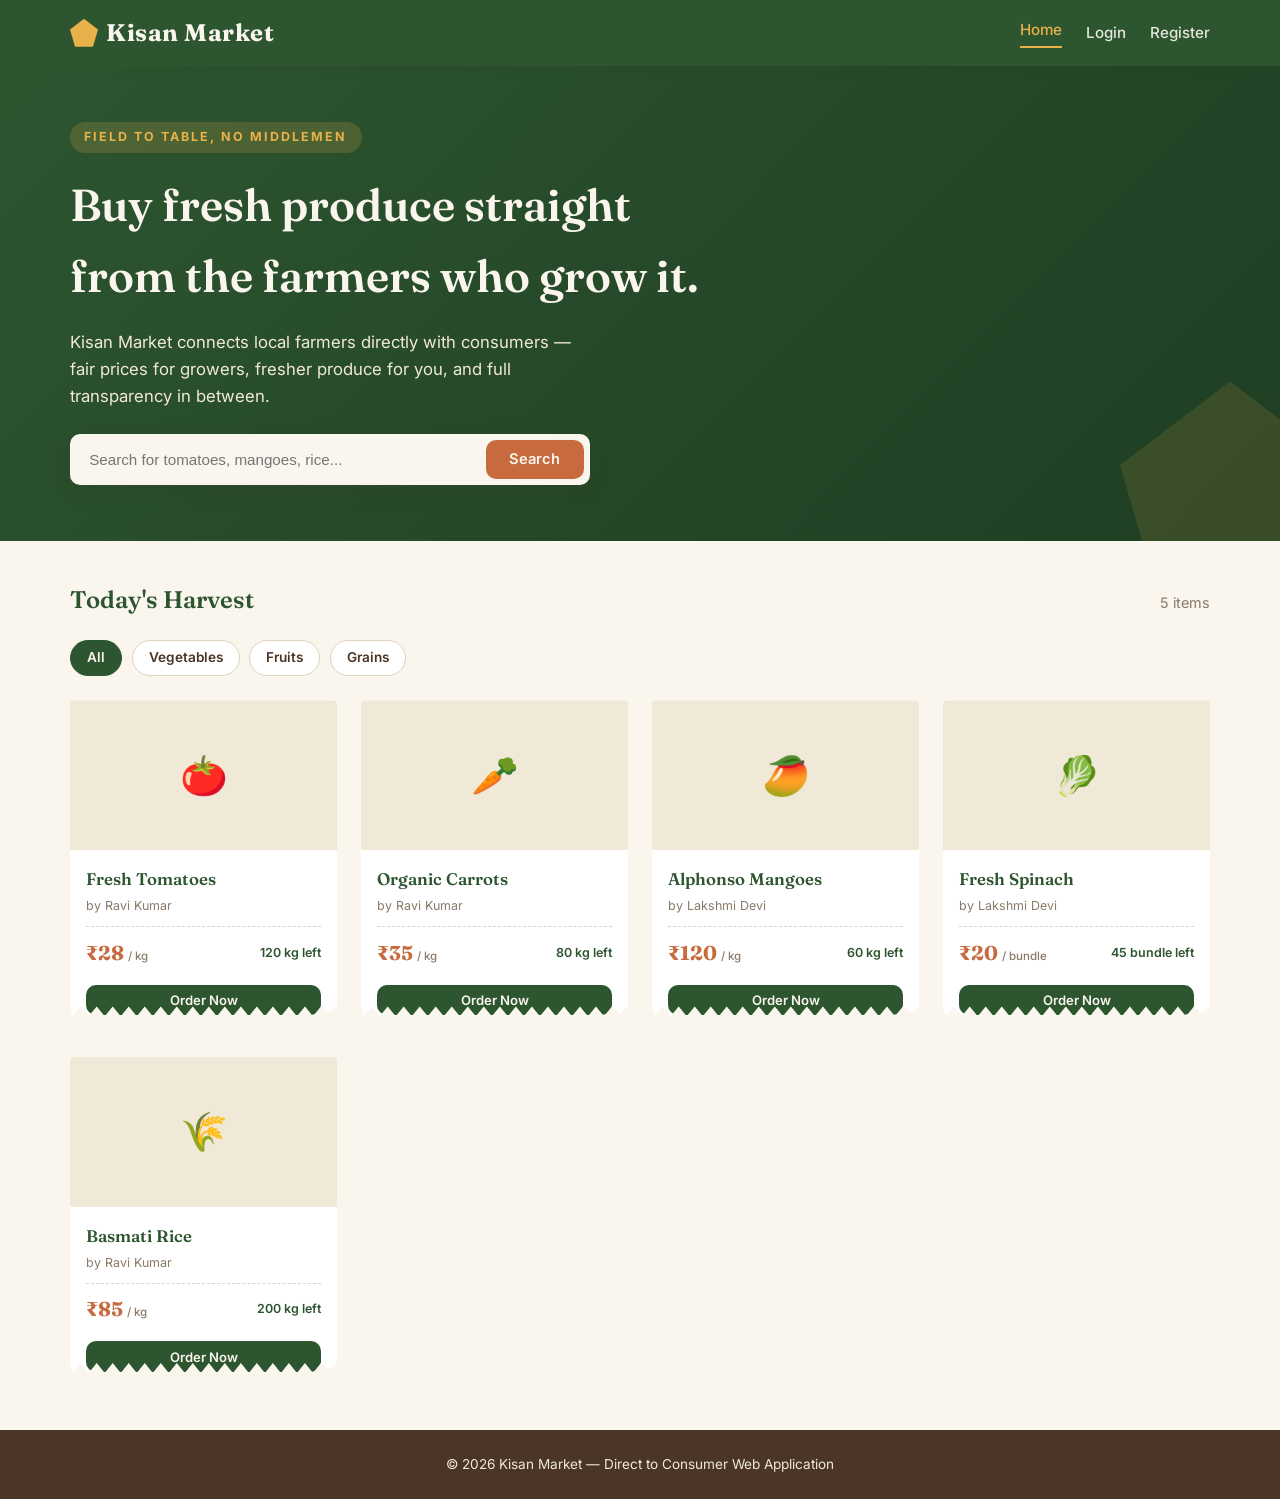
<file: kisan-market/index.html>
<!DOCTYPE html>
<html lang="en">
<head>
<meta charset="UTF-8">
<meta name="viewport" content="width=device-width, initial-scale=1.0">
<title>Kisan Market — Fresh From the Farmer</title>
<link rel="preconnect" href="https://fonts.googleapis.com">
<link href="https://fonts.googleapis.com/css2?family=Fraunces:wght@500;600;700&family=Inter:wght@400;500;600;700&display=swap" rel="stylesheet">
<link rel="stylesheet" href="css/style.css">
</head>
<body>

<nav class="navbar" id="navbar"></nav>

<section class="hero">
  <div class="container">
    <div class="hero-eyebrow">Field to Table, No Middlemen</div>
    <h1>Buy fresh produce straight from the farmers who grow it.</h1>
    <p>Kisan Market connects local farmers directly with consumers — fair prices for growers, fresher produce for you, and full transparency in between.</p>
    <div class="hero-search">
      <input type="text" id="searchInput" placeholder="Search for tomatoes, mangoes, rice...">
      <button class="btn btn-accent" onclick="filterProducts()">Search</button>
    </div>
  </div>
</section>

<div class="page-wrap">
  <div class="container">

    <div class="section-head">
      <h2>Today's Harvest</h2>
      <span class="count" id="resultCount"></span>
    </div>

    <div class="filter-bar" id="filterBar">
      <div class="chip active" data-cat="All" onclick="setCategory('All')">All</div>
      <div class="chip" data-cat="Vegetables" onclick="setCategory('Vegetables')">Vegetables</div>
      <div class="chip" data-cat="Fruits" onclick="setCategory('Fruits')">Fruits</div>
      <div class="chip" data-cat="Grains" onclick="setCategory('Grains')">Grains</div>
    </div>

    <div class="product-grid" id="productGrid"></div>

  </div>
</div>

<footer class="footer" id="footer"></footer>

<!-- Login required modal -->
<div class="modal-overlay" id="loginModal">
  <div class="modal-box">
    <button class="modal-close" onclick="closeModal()">&times;</button>
    <h3>Login Required</h3>
    <p class="text-muted">Please log in as a consumer to place an order from this product.</p>
    <div style="display:flex; gap:0.6rem; margin-top:1rem;">
      <a href="login.html" class="btn btn-primary">Go to Login</a>
      <a href="register.html" class="btn btn-outline">Register</a>
    </div>
  </div>
</div>

<script src="js/app.js"></script>
<script>
  let currentCategory = 'All';

  function setCategory(cat) {
    currentCategory = cat;
    document.querySelectorAll('.chip').forEach(c => c.classList.toggle('active', c.dataset.cat === cat));
    filterProducts();
  }

  function filterProducts() {
    const search = document.getElementById('searchInput').value;
    const filter = { status: 'active' };
    if (currentCategory !== 'All') filter.category = currentCategory;
    if (search) filter.search = search;
    renderProducts(KM.getProducts(filter));
  }

  function renderProducts(products) {
    const grid = document.getElementById('productGrid');
    document.getElementById('resultCount').textContent = `${products.length} item${products.length !== 1 ? 's' : ''}`;

    if (products.length === 0) {
      grid.innerHTML = `<div class="empty-state" style="grid-column: 1/-1;">
        <div class="icon">🌱</div>
        <h3>No produce found</h3>
        <p>Try a different search or category.</p>
      </div>`;
      return;
    }

    grid.innerHTML = products.map(p => `
      <div class="ticket">
        <div class="ticket-img">
          ${p.emoji}
          ${p.qty < 20 ? '<div class="stamp">Low Stock</div>' : ''}
        </div>
        <div class="ticket-body">
          <h3>${p.name}</h3>
          <div class="ticket-farmer">by ${p.farmerName}</div>
          <div class="ticket-price-row">
            <div class="ticket-price">&#8377;${p.price} <span>/ ${p.unit}</span></div>
            <div class="ticket-qty">${p.qty} ${p.unit} left</div>
          </div>
        </div>
        <div class="ticket-actions">
          <button class="btn btn-primary btn-sm" onclick="handleOrder(${p.id})">Order Now</button>
        </div>
      </div>
    `).join('');
  }

  function handleOrder(productId) {
    const user = KM.currentUser();
    if (!user || user.role !== 'consumer') {
      document.getElementById('loginModal').classList.add('open');
      return;
    }
    window.location.href = `consumer-dashboard.html?order=${productId}`;
  }

  function closeModal() {
    document.getElementById('loginModal').classList.remove('open');
  }

  document.getElementById('searchInput').addEventListener('input', filterProducts);

  KM.renderNavbar('home');
  KM.renderFooter();
  filterProducts();
</script>

</body>
</html>
</file>
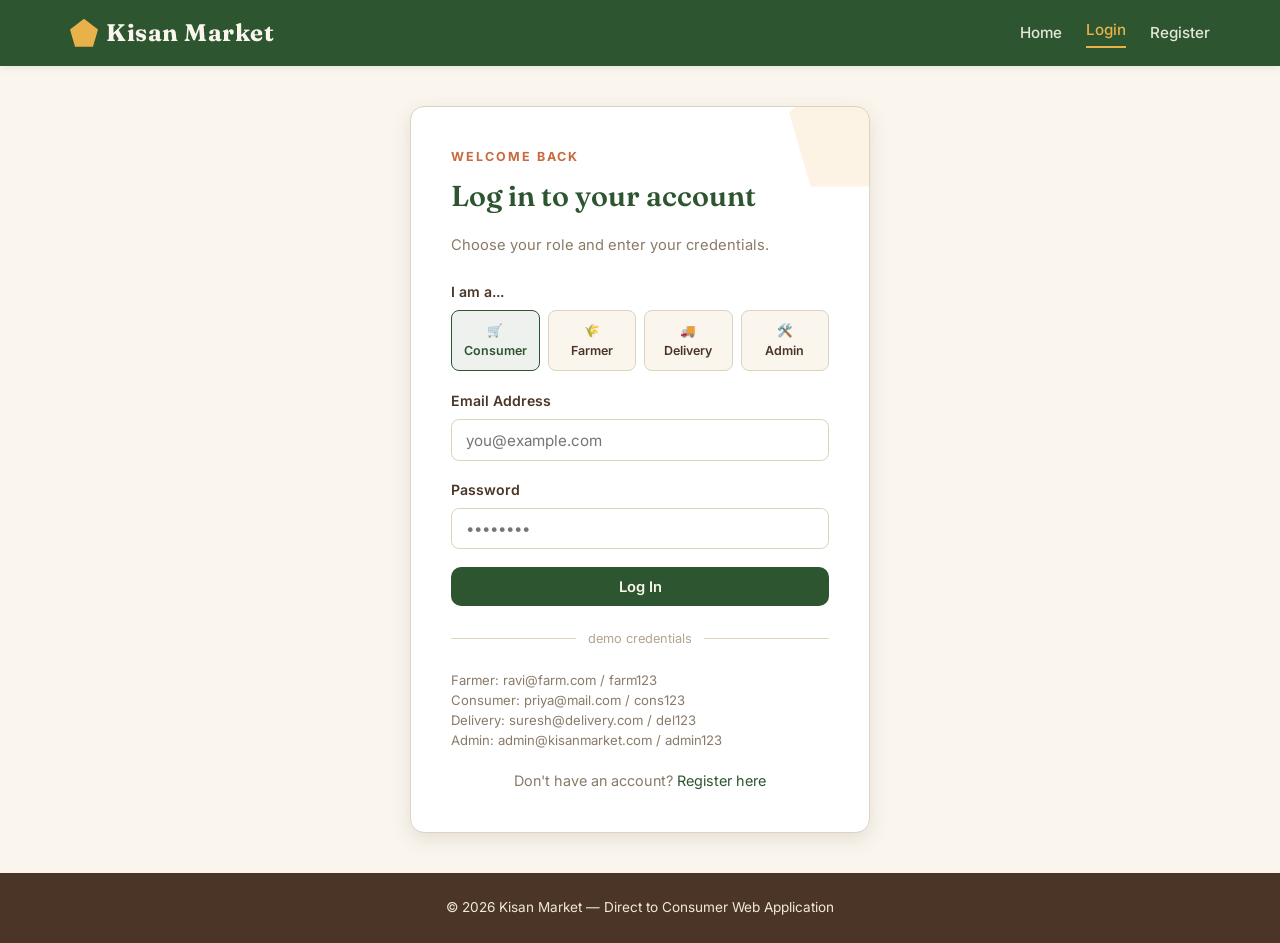
<file: kisan-market/admin-dashboard.html>
<!DOCTYPE html>
<html lang="en">
<head>
<meta charset="UTF-8">
<meta name="viewport" content="width=device-width, initial-scale=1.0">
<title>Admin Dashboard — Kisan Market</title>
<link rel="preconnect" href="https://fonts.googleapis.com">
<link href="https://fonts.googleapis.com/css2?family=Fraunces:wght@500;600;700&family=Inter:wght@400;500;600;700&display=swap" rel="stylesheet">
<link rel="stylesheet" href="css/style.css">
</head>
<body>

<nav class="navbar" id="navbar"></nav>

<div class="page-wrap">
  <div class="container">

    <div class="dash-layout">

      <!-- Sidebar -->
      <aside class="sidebar">
        <div class="user-chip">
          <div class="avatar" id="avatarInitials"></div>
          <div>
            <strong id="userName"></strong>
            <small>Administrator</small>
          </div>
        </div>
        <ul class="sidebar-nav">
          <li><a href="#" class="active" data-tab="overview" onclick="showTab('overview')">📊 Overview</a></li>
          <li><a href="#" data-tab="users" onclick="showTab('users')">👥 Manage Users</a></li>
          <li><a href="#" data-tab="products" onclick="showTab('products')">🌾 Manage Products</a></li>
          <li><a href="#" data-tab="orders" onclick="showTab('orders')">📦 All Orders</a></li>
          <li class="divider"></li>
          <li><a href="index.html">🏠 Marketplace Home</a></li>
          <li><a href="#" onclick="KM.logout(); window.location.href='index.html'; return false;">🚪 Logout</a></li>
        </ul>
      </aside>

      <!-- Main content -->
      <main>

        <!-- OVERVIEW TAB -->
        <div id="tab-overview">
          <div class="section-head"><h2>System Overview</h2></div>
          <div class="stat-grid">
            <div class="stat-tile green">
              <div class="num" id="statFarmers">0</div>
              <div class="label">Farmers</div>
            </div>
            <div class="stat-tile">
              <div class="num" id="statConsumers">0</div>
              <div class="label">Consumers</div>
            </div>
            <div class="stat-tile clay">
              <div class="num" id="statAgents">0</div>
              <div class="label">Delivery Agents</div>
            </div>
            <div class="stat-tile green">
              <div class="num" id="statProducts">0</div>
              <div class="label">Active Products</div>
            </div>
            <div class="stat-tile clay">
              <div class="num" id="statPending">0</div>
              <div class="label">Pending Approvals</div>
            </div>
            <div class="stat-tile">
              <div class="num" id="statOrders">0</div>
              <div class="label">Total Orders</div>
            </div>
          </div>

          <div class="section-head"><h2>Products Awaiting Approval</h2></div>
          <div class="table-wrap">
            <table class="data-table">
              <thead>
                <tr><th>Product</th><th>Farmer</th><th>Category</th><th>Price</th><th>Actions</th></tr>
              </thead>
              <tbody id="pendingTableBody"></tbody>
            </table>
          </div>
        </div>

        <!-- USERS TAB -->
        <div id="tab-users" style="display:none;">
          <div class="section-head">
            <h2>Manage Users</h2>
          </div>
          <div class="filter-bar">
            <div class="chip active" data-role="All" onclick="setUserFilter('All')">All</div>
            <div class="chip" data-role="farmer" onclick="setUserFilter('farmer')">Farmers</div>
            <div class="chip" data-role="consumer" onclick="setUserFilter('consumer')">Consumers</div>
            <div class="chip" data-role="delivery" onclick="setUserFilter('delivery')">Delivery Agents</div>
          </div>
          <div class="table-wrap">
            <table class="data-table">
              <thead>
                <tr><th>Name</th><th>Email</th><th>Role</th><th>Status</th><th>Actions</th></tr>
              </thead>
              <tbody id="usersTableBody"></tbody>
            </table>
          </div>
        </div>

        <!-- PRODUCTS TAB -->
        <div id="tab-products" style="display:none;">
          <div class="section-head"><h2>Manage Products</h2></div>
          <div class="table-wrap">
            <table class="data-table">
              <thead>
                <tr><th>Product</th><th>Farmer</th><th>Category</th><th>Price</th><th>Qty</th><th>Status</th><th>Actions</th></tr>
              </thead>
              <tbody id="allProductsTableBody"></tbody>
            </table>
          </div>
        </div>

        <!-- ORDERS TAB -->
        <div id="tab-orders" style="display:none;">
          <div class="section-head"><h2>All Orders</h2></div>
          <div class="table-wrap">
            <table class="data-table">
              <thead>
                <tr><th>Order ID</th><th>Product</th><th>Qty</th><th>Total</th><th>Date</th><th>Status</th></tr>
              </thead>
              <tbody id="allOrdersTableBody"></tbody>
            </table>
          </div>
        </div>

      </main>
    </div>
  </div>
</div>

<footer class="footer" id="footer"></footer>

<script src="js/app.js"></script>
<script>
  const user = KM.requireRole(['admin']);
  let userFilter = 'All';

  function init() {
    document.getElementById('userName').textContent = user.name;
    document.getElementById('avatarInitials').textContent = KM.initials(user.name);
    renderAll();
  }

  function renderAll() {
    const users = KM.getUsers();
    const products = KM.getProducts();
    const orders = KM.getOrders();

    // Stats
    document.getElementById('statFarmers').textContent = users.filter(u => u.role === 'farmer').length;
    document.getElementById('statConsumers').textContent = users.filter(u => u.role === 'consumer').length;
    document.getElementById('statAgents').textContent = users.filter(u => u.role === 'delivery').length;
    document.getElementById('statProducts').textContent = products.filter(p => p.status === 'active').length;
    document.getElementById('statPending').textContent = products.filter(p => p.status === 'pending').length;
    document.getElementById('statOrders').textContent = orders.length;

    // Pending products
    const pending = products.filter(p => p.status === 'pending');
    document.getElementById('pendingTableBody').innerHTML = pending.map(p => `
      <tr>
        <td>${p.emoji} ${p.name}</td>
        <td>${p.farmerName}</td>
        <td>${p.category}</td>
        <td>₹${p.price} / ${p.unit}</td>
        <td>
          <button class="btn btn-primary btn-sm" onclick="approveProduct(${p.id})">Approve</button>
          <button class="btn btn-danger btn-sm" onclick="rejectProduct(${p.id})">Reject</button>
        </td>
      </tr>
    `).join('') || `<tr><td colspan="5" class="text-muted" style="text-align:center; padding:1.5rem;">No products awaiting approval.</td></tr>`;

    // Users table
    let filteredUsers = users.filter(u => u.role !== 'admin');
    if (userFilter !== 'All') filteredUsers = filteredUsers.filter(u => u.role === userFilter);
    document.getElementById('usersTableBody').innerHTML = filteredUsers.map(u => `
      <tr>
        <td><strong>${u.name}</strong></td>
        <td>${u.email}</td>
        <td>${u.role}</td>
        <td><span class="status-pill ${u.status === 'active' ? 'active' : 'removed'}">${u.status}</span></td>
        <td>
          ${u.status === 'active'
            ? `<button class="btn btn-danger btn-sm" onclick="toggleUserStatus(${u.id}, 'suspended')">Suspend</button>`
            : `<button class="btn btn-primary btn-sm" onclick="toggleUserStatus(${u.id}, 'active')">Reactivate</button>`
          }
        </td>
      </tr>
    `).join('') || `<tr><td colspan="5" class="text-muted" style="text-align:center; padding:1.5rem;">No users found.</td></tr>`;

    // All products table
    document.getElementById('allProductsTableBody').innerHTML = products.map(p => `
      <tr>
        <td>${p.emoji} ${p.name}</td>
        <td>${p.farmerName}</td>
        <td>${p.category}</td>
        <td>₹${p.price} / ${p.unit}</td>
        <td>${p.qty}</td>
        <td><span class="status-pill ${p.status}">${p.status}</span></td>
        <td>
          ${p.status !== 'removed'
            ? `<button class="btn btn-danger btn-sm" onclick="setProductStatus(${p.id}, 'removed')">Remove</button>`
            : `<button class="btn btn-primary btn-sm" onclick="setProductStatus(${p.id}, 'active')">Restore</button>`
          }
        </td>
      </tr>
    `).join('') || `<tr><td colspan="7" class="text-muted" style="text-align:center; padding:1.5rem;">No products found.</td></tr>`;

    // All orders
    document.getElementById('allOrdersTableBody').innerHTML = orders.map(o => `
      <tr>
        <td>#${o.id}</td>
        <td>${o.productName}</td>
        <td>${o.qty}</td>
        <td>₹${o.total}</td>
        <td>${o.date}</td>
        <td><span class="status-pill ${o.status}">${o.status}</span></td>
      </tr>
    `).join('') || `<tr><td colspan="6" class="text-muted" style="text-align:center; padding:1.5rem;">No orders yet.</td></tr>`;
  }

  function showTab(tab) {
    ['overview', 'users', 'products', 'orders'].forEach(t => {
      document.getElementById('tab-' + t).style.display = (t === tab) ? 'block' : 'none';
    });
    document.querySelectorAll('.sidebar-nav a[data-tab]').forEach(a => {
      a.classList.toggle('active', a.dataset.tab === tab);
    });
  }

  function setUserFilter(role) {
    userFilter = role;
    document.querySelectorAll('#tab-users .chip').forEach(c => c.classList.toggle('active', c.dataset.role === role));
    renderAll();
  }

  function approveProduct(id) { KM.updateProduct(id, { status: 'active' }); renderAll(); }
  function rejectProduct(id) {
    if (confirm('Reject and remove this product listing?')) {
      KM.deleteProduct(id);
      renderAll();
    }
  }
  function setProductStatus(id, status) { KM.updateProduct(id, { status }); renderAll(); }
  function toggleUserStatus(id, status) { KM.updateUserStatus(id, status); renderAll(); }

  KM.renderNavbar('dashboard');
  KM.renderFooter();
  init();
</script>

</body>
</html>
</file>
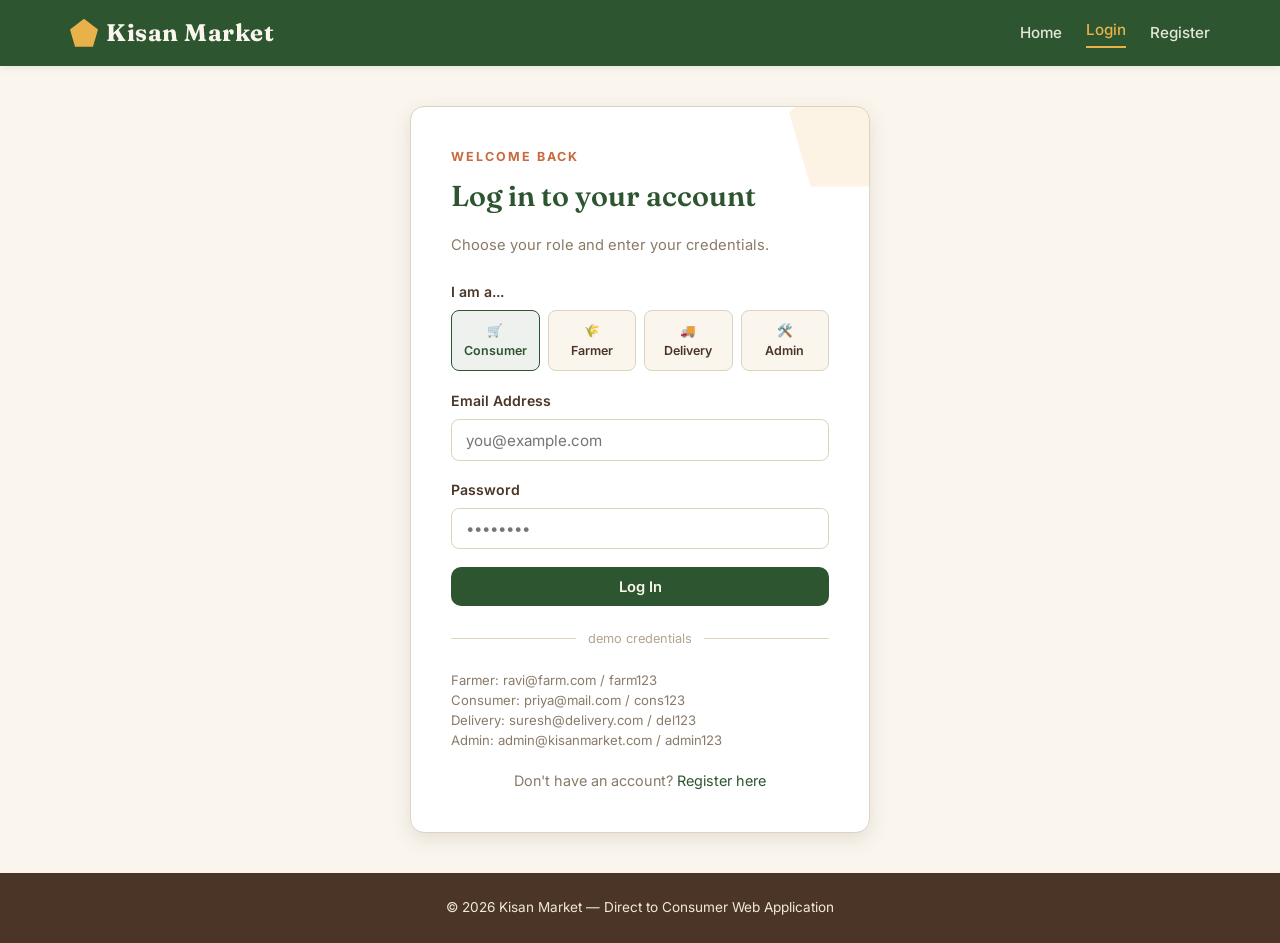
<file: kisan-market/consumer-dashboard.html>
<!DOCTYPE html>
<html lang="en">
<head>
<meta charset="UTF-8">
<meta name="viewport" content="width=device-width, initial-scale=1.0">
<title>Consumer Dashboard — Kisan Market</title>
<link rel="preconnect" href="https://fonts.googleapis.com">
<link href="https://fonts.googleapis.com/css2?family=Fraunces:wght@500;600;700&family=Inter:wght@400;500;600;700&display=swap" rel="stylesheet">
<link rel="stylesheet" href="css/style.css">
</head>
<body>

<nav class="navbar" id="navbar"></nav>

<div class="page-wrap">
  <div class="container">

    <div class="dash-layout">

      <!-- Sidebar -->
      <aside class="sidebar">
        <div class="user-chip">
          <div class="avatar" id="avatarInitials"></div>
          <div>
            <strong id="userName"></strong>
            <small>Consumer</small>
          </div>
        </div>
        <ul class="sidebar-nav">
          <li><a href="#" class="active" data-tab="browse" onclick="showTab('browse')">🛒 Browse Products</a></li>
          <li><a href="#" data-tab="orders" onclick="showTab('orders')">📦 My Orders</a></li>
          <li class="divider"></li>
          <li><a href="index.html">🏠 Marketplace Home</a></li>
          <li><a href="#" onclick="KM.logout(); window.location.href='index.html'; return false;">🚪 Logout</a></li>
        </ul>
      </aside>

      <!-- Main content -->
      <main>

        <!-- BROWSE TAB -->
        <div id="tab-browse">
          <div class="section-head">
            <h2>Welcome<span id="welcomeName"></span> 👋</h2>
            <span class="count" id="resultCount"></span>
          </div>

          <div class="filter-bar">
            <div class="chip active" data-cat="All" onclick="setCategory('All')">All</div>
            <div class="chip" data-cat="Vegetables" onclick="setCategory('Vegetables')">Vegetables</div>
            <div class="chip" data-cat="Fruits" onclick="setCategory('Fruits')">Fruits</div>
            <div class="chip" data-cat="Grains" onclick="setCategory('Grains')">Grains</div>
          </div>

          <div class="product-grid" id="productGrid"></div>
        </div>

        <!-- ORDERS TAB -->
        <div id="tab-orders" style="display:none;">
          <div class="section-head"><h2>My Orders</h2></div>
          <div class="table-wrap">
            <table class="data-table">
              <thead>
                <tr>
                  <th>Order ID</th>
                  <th>Product</th>
                  <th>Qty</th>
                  <th>Total</th>
                  <th>Date</th>
                  <th>Status</th>
                </tr>
              </thead>
              <tbody id="ordersTableBody"></tbody>
            </table>
          </div>
        </div>

      </main>
    </div>
  </div>
</div>

<footer class="footer" id="footer"></footer>

<!-- Order Modal -->
<div class="modal-overlay" id="orderModal">
  <div class="modal-box">
    <button class="modal-close" onclick="closeOrderModal()">&times;</button>
    <h3>Place Order</h3>
    <div id="orderProductInfo" class="mb-2"></div>
    <form id="orderForm">
      <input type="hidden" id="orderProductId">
      <div class="form-group">
        <label class="form-label" for="orderQty">Quantity</label>
        <input type="number" id="orderQty" class="form-control" min="1" value="1" required>
      </div>
      <div class="form-group">
        <strong>Total: <span id="orderTotal" style="color: var(--clay);">₹0</span></strong>
      </div>
      <button type="submit" class="btn btn-primary btn-block">Confirm Order</button>
    </form>
  </div>
</div>

<script src="js/app.js"></script>
<script>
  const user = KM.requireRole(['consumer']);
  let currentCategory = 'All';
  let selectedProduct = null;

  function init() {
    document.getElementById('userName').textContent = user.name;
    document.getElementById('welcomeName').textContent = ', ' + user.name.split(' ')[0];
    document.getElementById('avatarInitials').textContent = KM.initials(user.name);
    renderProducts();
    renderOrders();

    // Check if redirected with ?order=ID
    const params = new URLSearchParams(window.location.search);
    const orderId = params.get('order');
    if (orderId) openOrderModal(Number(orderId));
  }

  function setCategory(cat) {
    currentCategory = cat;
    document.querySelectorAll('.chip').forEach(c => c.classList.toggle('active', c.dataset.cat === cat));
    renderProducts();
  }

  function renderProducts() {
    const filter = { status: 'active' };
    if (currentCategory !== 'All') filter.category = currentCategory;
    const products = KM.getProducts(filter);

    document.getElementById('resultCount').textContent = `${products.length} item${products.length !== 1 ? 's' : ''}`;
    const grid = document.getElementById('productGrid');

    if (products.length === 0) {
      grid.innerHTML = `<div class="empty-state" style="grid-column:1/-1;"><div class="icon">🌱</div><p>No produce found in this category.</p></div>`;
      return;
    }

    grid.innerHTML = products.map(p => `
      <div class="ticket">
        <div class="ticket-img">
          ${p.emoji}
          ${p.qty < 20 ? '<div class="stamp">Low Stock</div>' : ''}
        </div>
        <div class="ticket-body">
          <h3>${p.name}</h3>
          <div class="ticket-farmer">by ${p.farmerName}</div>
          <div class="ticket-price-row">
            <div class="ticket-price">₹${p.price} <span>/ ${p.unit}</span></div>
            <div class="ticket-qty">${p.qty} ${p.unit} left</div>
          </div>
        </div>
        <div class="ticket-actions">
          <button class="btn btn-primary btn-sm" onclick="openOrderModal(${p.id})">Order Now</button>
        </div>
      </div>
    `).join('');
  }

  function renderOrders() {
    const orders = KM.getOrders({ consumerId: user.id });
    document.getElementById('ordersTableBody').innerHTML = orders.map(o => `
      <tr>
        <td>#${o.id}</td>
        <td>${o.productName}</td>
        <td>${o.qty}</td>
        <td>₹${o.total}</td>
        <td>${o.date}</td>
        <td><span class="status-pill ${o.status}">${o.status}</span></td>
      </tr>
    `).join('') || `<tr><td colspan="6" class="text-muted" style="text-align:center; padding:2rem;">You haven't placed any orders yet.</td></tr>`;
  }

  function showTab(tab) {
    ['browse', 'orders'].forEach(t => {
      document.getElementById('tab-' + t).style.display = (t === tab) ? 'block' : 'none';
    });
    document.querySelectorAll('.sidebar-nav a[data-tab]').forEach(a => {
      a.classList.toggle('active', a.dataset.tab === tab);
    });
  }

  function openOrderModal(productId) {
    selectedProduct = KM.getProducts().find(p => p.id === productId);
    if (!selectedProduct) return;

    document.getElementById('orderProductInfo').innerHTML = `
      <div style="display:flex; align-items:center; gap:0.8rem;">
        <div style="font-size:2rem;">${selectedProduct.emoji}</div>
        <div>
          <strong>${selectedProduct.name}</strong><br>
          <span class="text-muted">₹${selectedProduct.price} / ${selectedProduct.unit} &middot; ${selectedProduct.qty} ${selectedProduct.unit} available</span>
        </div>
      </div>
    `;
    document.getElementById('orderProductId').value = selectedProduct.id;
    document.getElementById('orderQty').value = 1;
    document.getElementById('orderQty').max = selectedProduct.qty;
    updateOrderTotal();
    document.getElementById('orderModal').classList.add('open');
  }

  function closeOrderModal() {
    document.getElementById('orderModal').classList.remove('open');
    // Clean up URL param
    window.history.replaceState({}, '', 'consumer-dashboard.html');
  }

  function updateOrderTotal() {
    const qty = Number(document.getElementById('orderQty').value) || 0;
    const total = selectedProduct ? selectedProduct.price * qty : 0;
    document.getElementById('orderTotal').textContent = '₹' + total;
  }

  document.getElementById('orderQty').addEventListener('input', updateOrderTotal);

  document.getElementById('orderForm').addEventListener('submit', function(e) {
    e.preventDefault();
    const qty = Number(document.getElementById('orderQty').value);
    const result = KM.placeOrder(selectedProduct.id, qty);

    if (result.success) {
      closeOrderModal();
      renderProducts();
      renderOrders();
      showTab('orders');
      alert('Order placed successfully!');
    } else {
      alert(result.message);
    }
  });

  KM.renderNavbar('dashboard');
  KM.renderFooter();
  init();
</script>

</body>
</html>
</file>
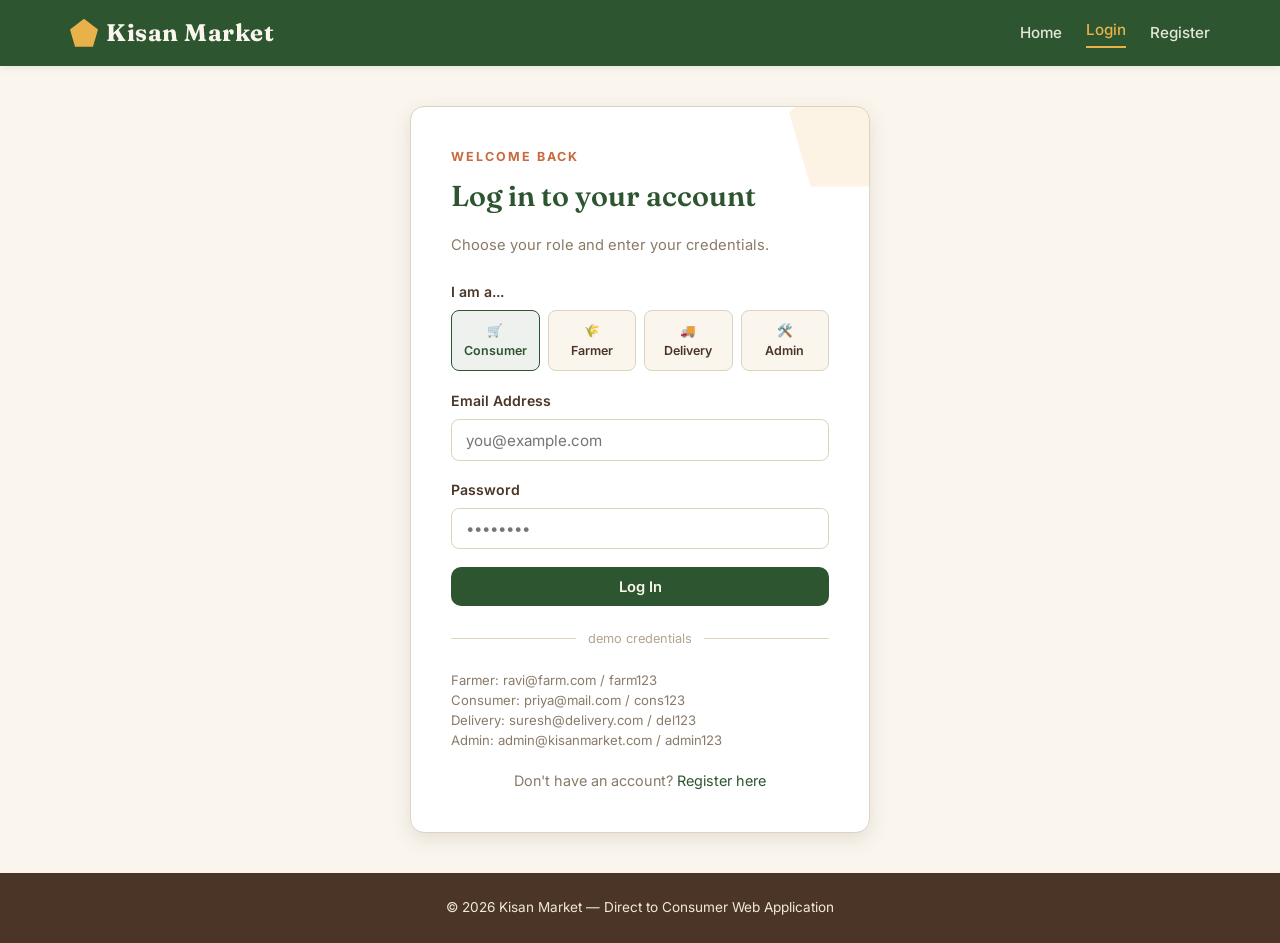
<file: kisan-market/delivery-dashboard.html>
<!DOCTYPE html>
<html lang="en">
<head>
<meta charset="UTF-8">
<meta name="viewport" content="width=device-width, initial-scale=1.0">
<title>Delivery Dashboard — Kisan Market</title>
<link rel="preconnect" href="https://fonts.googleapis.com">
<link href="https://fonts.googleapis.com/css2?family=Fraunces:wght@500;600;700&family=Inter:wght@400;500;600;700&display=swap" rel="stylesheet">
<link rel="stylesheet" href="css/style.css">
</head>
<body>

<nav class="navbar" id="navbar"></nav>

<div class="page-wrap">
  <div class="container">

    <div class="dash-layout">

      <!-- Sidebar -->
      <aside class="sidebar">
        <div class="user-chip">
          <div class="avatar" id="avatarInitials"></div>
          <div>
            <strong id="userName"></strong>
            <small>Delivery Agent</small>
          </div>
        </div>
        <ul class="sidebar-nav">
          <li><a href="#" class="active" data-tab="active" onclick="showTab('active')">🚚 Active Deliveries</a></li>
          <li><a href="#" data-tab="all" onclick="showTab('all')">📋 Available Orders</a></li>
          <li><a href="#" data-tab="history" onclick="showTab('history')">✅ Delivery History</a></li>
          <li class="divider"></li>
          <li><a href="index.html">🏠 Marketplace Home</a></li>
          <li><a href="#" onclick="KM.logout(); window.location.href='index.html'; return false;">🚪 Logout</a></li>
        </ul>
      </aside>

      <!-- Main content -->
      <main>

        <!-- ACTIVE TAB -->
        <div id="tab-active">
          <div class="section-head">
            <h2>Active Deliveries<span id="welcomeName"></span></h2>
          </div>
          <div class="stat-grid">
            <div class="stat-tile clay">
              <div class="num" id="statInTransit">0</div>
              <div class="label">In Transit</div>
            </div>
            <div class="stat-tile green">
              <div class="num" id="statDeliveredToday">0</div>
              <div class="label">Delivered (Total)</div>
            </div>
            <div class="stat-tile">
              <div class="num" id="statAvailable">0</div>
              <div class="label">Unassigned Orders</div>
            </div>
          </div>

          <div class="table-wrap">
            <table class="data-table">
              <thead>
                <tr><th>Order ID</th><th>Product</th><th>Qty</th><th>Date</th><th>Status</th><th>Action</th></tr>
              </thead>
              <tbody id="activeTableBody"></tbody>
            </table>
          </div>
        </div>

        <!-- AVAILABLE ORDERS TAB -->
        <div id="tab-all" style="display:none;">
          <div class="section-head"><h2>Available Orders (Unassigned)</h2></div>
          <div class="table-wrap">
            <table class="data-table">
              <thead>
                <tr><th>Order ID</th><th>Product</th><th>Qty</th><th>Total</th><th>Date</th><th>Action</th></tr>
              </thead>
              <tbody id="availableTableBody"></tbody>
            </table>
          </div>
        </div>

        <!-- HISTORY TAB -->
        <div id="tab-history" style="display:none;">
          <div class="section-head"><h2>Delivery History</h2></div>
          <div class="table-wrap">
            <table class="data-table">
              <thead>
                <tr><th>Order ID</th><th>Product</th><th>Qty</th><th>Date</th><th>Status</th></tr>
              </thead>
              <tbody id="historyTableBody"></tbody>
            </table>
          </div>
        </div>

      </main>
    </div>
  </div>
</div>

<footer class="footer" id="footer"></footer>

<script src="js/app.js"></script>
<script>
  const user = KM.requireRole(['delivery']);

  function init() {
    document.getElementById('userName').textContent = user.name;
    document.getElementById('welcomeName').textContent = ', ' + user.name.split(' ')[0];
    document.getElementById('avatarInitials').textContent = KM.initials(user.name);
    renderAll();
  }

  function renderAll() {
    const allOrders = KM.getOrders();
    const myOrders = allOrders.filter(o => o.agentId === user.id);
    const inTransit = myOrders.filter(o => o.status === 'transit');
    const delivered = myOrders.filter(o => o.status === 'delivered');
    const available = allOrders.filter(o => !o.agentId && o.status === 'pending');

    document.getElementById('statInTransit').textContent = inTransit.length;
    document.getElementById('statDeliveredToday').textContent = delivered.length;
    document.getElementById('statAvailable').textContent = available.length;

    // Active deliveries (in transit)
    document.getElementById('activeTableBody').innerHTML = inTransit.map(o => `
      <tr>
        <td>#${o.id}</td>
        <td>${o.productName}</td>
        <td>${o.qty}</td>
        <td>${o.date}</td>
        <td><span class="status-pill ${o.status}">${o.status}</span></td>
        <td><button class="btn btn-primary btn-sm" onclick="markDelivered(${o.id})">Mark Delivered</button></td>
      </tr>
    `).join('') || `<tr><td colspan="6" class="text-muted" style="text-align:center; padding:1.5rem;">No active deliveries. Check "Available Orders" to pick one up.</td></tr>`;

    // Available orders
    document.getElementById('availableTableBody').innerHTML = available.map(o => `
      <tr>
        <td>#${o.id}</td>
        <td>${o.productName}</td>
        <td>${o.qty}</td>
        <td>₹${o.total}</td>
        <td>${o.date}</td>
        <td><button class="btn btn-accent btn-sm" onclick="acceptOrder(${o.id})">Accept &amp; Start</button></td>
      </tr>
    `).join('') || `<tr><td colspan="6" class="text-muted" style="text-align:center; padding:1.5rem;">No unassigned orders right now.</td></tr>`;

    // History
    document.getElementById('historyTableBody').innerHTML = delivered.map(o => `
      <tr>
        <td>#${o.id}</td>
        <td>${o.productName}</td>
        <td>${o.qty}</td>
        <td>${o.date}</td>
        <td><span class="status-pill ${o.status}">${o.status}</span></td>
      </tr>
    `).join('') || `<tr><td colspan="5" class="text-muted" style="text-align:center; padding:1.5rem;">No completed deliveries yet.</td></tr>`;
  }

  function showTab(tab) {
    ['active', 'all', 'history'].forEach(t => {
      document.getElementById('tab-' + t).style.display = (t === tab) ? 'block' : 'none';
    });
    document.querySelectorAll('.sidebar-nav a[data-tab]').forEach(a => {
      a.classList.toggle('active', a.dataset.tab === tab);
    });
  }

  function acceptOrder(id) {
    const orders = JSON.parse(localStorage.getItem('km_orders'));
    const order = orders.find(o => o.id === id);
    if (order) {
      order.agentId = user.id;
      order.status = 'transit';
      localStorage.setItem('km_orders', JSON.stringify(orders));
    }
    renderAll();
  }

  function markDelivered(id) {
    KM.updateOrderStatus(id, 'delivered');
    renderAll();
  }

  KM.renderNavbar('dashboard');
  KM.renderFooter();
  init();
</script>

</body>
</html>
</file>
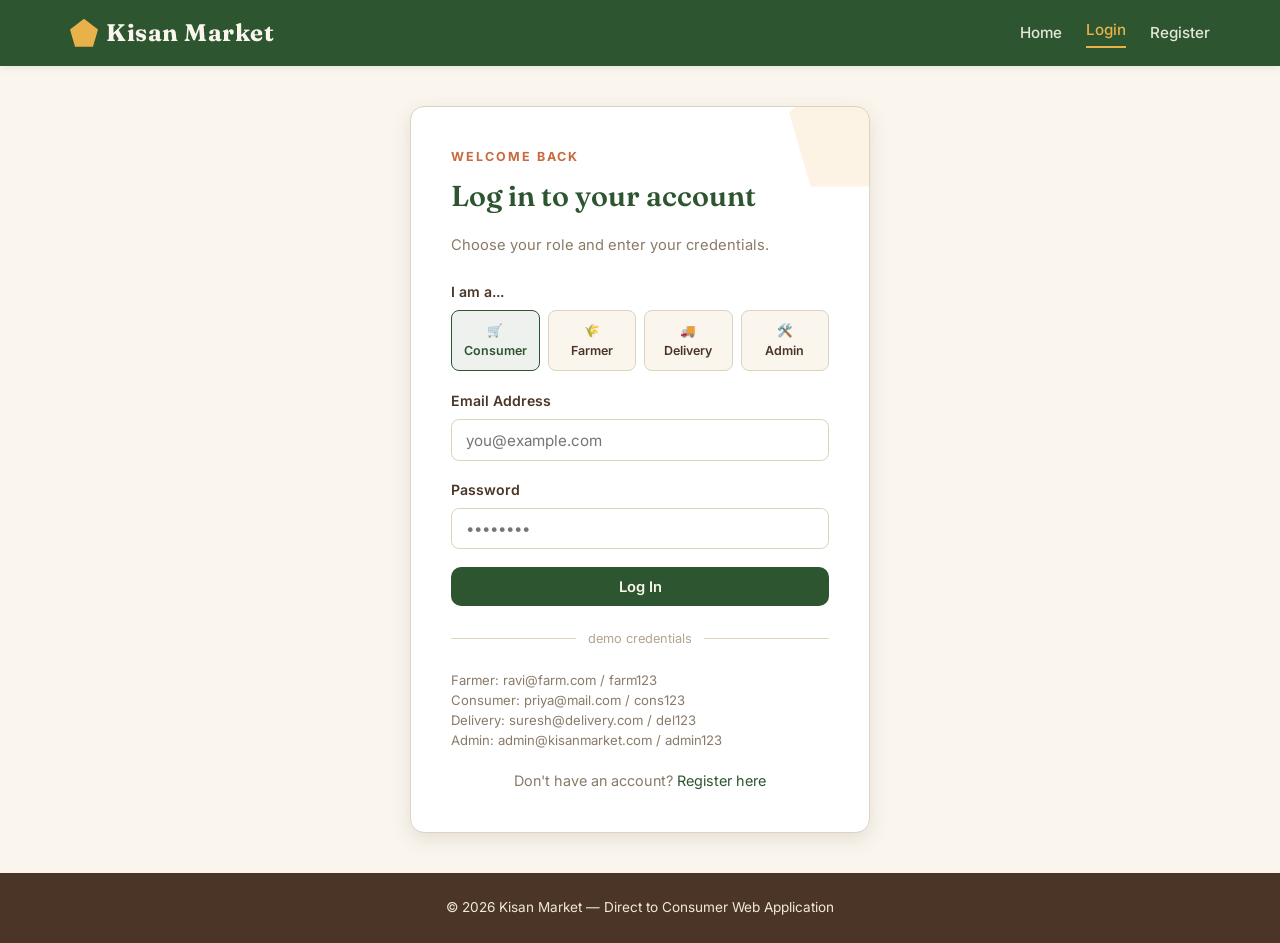
<file: kisan-market/farmer-dashboard.html>
<!DOCTYPE html>
<html lang="en">
<head>
<meta charset="UTF-8">
<meta name="viewport" content="width=device-width, initial-scale=1.0">
<title>Farmer Dashboard — Kisan Market</title>
<link rel="preconnect" href="https://fonts.googleapis.com">
<link href="https://fonts.googleapis.com/css2?family=Fraunces:wght@500;600;700&family=Inter:wght@400;500;600;700&display=swap" rel="stylesheet">
<link rel="stylesheet" href="css/style.css">
</head>
<body>

<nav class="navbar" id="navbar"></nav>

<div class="page-wrap">
  <div class="container">

    <div class="dash-layout">

      <!-- Sidebar -->
      <aside class="sidebar">
        <div class="user-chip">
          <div class="avatar" id="avatarInitials"></div>
          <div>
            <strong id="userName"></strong>
            <small>Farmer</small>
          </div>
        </div>
        <ul class="sidebar-nav">
          <li><a href="#" class="active" data-tab="overview" onclick="showTab('overview')">📊 Overview</a></li>
          <li><a href="#" data-tab="products" onclick="showTab('products')">🌾 My Products</a></li>
          <li><a href="#" data-tab="orders" onclick="showTab('orders')">📦 Orders Received</a></li>
          <li class="divider"></li>
          <li><a href="index.html">🏠 Back to Marketplace</a></li>
          <li><a href="#" onclick="KM.logout(); window.location.href='index.html'; return false;">🚪 Logout</a></li>
        </ul>
      </aside>

      <!-- Main content -->
      <main>

        <!-- OVERVIEW TAB -->
        <div id="tab-overview">
          <div class="section-head">
            <h2>Welcome back<span id="welcomeName"></span> 🌱</h2>
          </div>
          <div class="stat-grid">
            <div class="stat-tile green">
              <div class="num" id="statTotalProducts">0</div>
              <div class="label">Active Listings</div>
            </div>
            <div class="stat-tile clay">
              <div class="num" id="statTotalOrders">0</div>
              <div class="label">Orders Received</div>
            </div>
            <div class="stat-tile">
              <div class="num" id="statTotalRevenue">₹0</div>
              <div class="label">Total Revenue</div>
            </div>
            <div class="stat-tile clay">
              <div class="num" id="statLowStock">0</div>
              <div class="label">Low Stock Items</div>
            </div>
          </div>

          <div class="section-head"><h2>Recent Listings</h2></div>
          <div class="product-grid" id="recentProductsGrid"></div>
        </div>

        <!-- PRODUCTS TAB -->
        <div id="tab-products" style="display:none;">
          <div class="section-head">
            <h2>My Products</h2>
            <button class="btn btn-accent" onclick="openProductModal()">+ Add New Product</button>
          </div>
          <div class="table-wrap">
            <table class="data-table">
              <thead>
                <tr>
                  <th>Product</th>
                  <th>Category</th>
                  <th>Price</th>
                  <th>Quantity</th>
                  <th>Status</th>
                  <th>Actions</th>
                </tr>
              </thead>
              <tbody id="productsTableBody"></tbody>
            </table>
          </div>
        </div>

        <!-- ORDERS TAB -->
        <div id="tab-orders" style="display:none;">
          <div class="section-head">
            <h2>Orders Received</h2>
          </div>
          <div class="table-wrap">
            <table class="data-table">
              <thead>
                <tr>
                  <th>Order ID</th>
                  <th>Product</th>
                  <th>Qty</th>
                  <th>Total</th>
                  <th>Date</th>
                  <th>Status</th>
                </tr>
              </thead>
              <tbody id="ordersTableBody"></tbody>
            </table>
          </div>
        </div>

      </main>
    </div>
  </div>
</div>

<footer class="footer" id="footer"></footer>

<!-- Add/Edit Product Modal -->
<div class="modal-overlay" id="productModal">
  <div class="modal-box">
    <button class="modal-close" onclick="closeProductModal()">&times;</button>
    <h3 id="modalTitle">Add New Product</h3>
    <form id="productForm">
      <input type="hidden" id="productId">
      <div class="form-group">
        <label class="form-label" for="pName">Product Name</label>
        <input type="text" id="pName" class="form-control" placeholder="e.g. Fresh Tomatoes" required>
      </div>
      <div class="form-group">
        <label class="form-label" for="pCategory">Category</label>
        <select id="pCategory" class="form-control" required>
          <option value="Vegetables">Vegetables</option>
          <option value="Fruits">Fruits</option>
          <option value="Grains">Grains</option>
          <option value="Dairy">Dairy</option>
          <option value="Other">Other</option>
        </select>
      </div>
      <div class="form-group">
        <label class="form-label" for="pEmoji">Icon (emoji)</label>
        <input type="text" id="pEmoji" class="form-control" placeholder="e.g. 🍅" maxlength="2">
        <div class="input-hint">Used as a placeholder image in the listing.</div>
      </div>
      <div style="display:flex; gap:1rem;">
        <div class="form-group" style="flex:1;">
          <label class="form-label" for="pPrice">Price (₹)</label>
          <input type="number" id="pPrice" class="form-control" min="1" required>
        </div>
        <div class="form-group" style="flex:1;">
          <label class="form-label" for="pUnit">Unit</label>
          <select id="pUnit" class="form-control" required>
            <option value="kg">kg</option>
            <option value="dozen">dozen</option>
            <option value="bundle">bundle</option>
            <option value="litre">litre</option>
            <option value="piece">piece</option>
          </select>
        </div>
      </div>
      <div class="form-group">
        <label class="form-label" for="pQty">Available Quantity</label>
        <input type="number" id="pQty" class="form-control" min="0" required>
      </div>
      <button type="submit" class="btn btn-primary btn-block">Save Product</button>
    </form>
  </div>
</div>

<script src="js/app.js"></script>
<script>
  const user = KM.requireRole(['farmer']);

  function init() {
    document.getElementById('userName').textContent = user.name;
    document.getElementById('welcomeName').textContent = ', ' + user.name.split(' ')[0];
    document.getElementById('avatarInitials').textContent = KM.initials(user.name);
    renderAll();
  }

  function renderAll() {
    const products = KM.getProducts({ farmerId: user.id });
    const orders = KM.getOrders().filter(o => products.some(p => p.id === o.productId));

    // Stats
    document.getElementById('statTotalProducts').textContent = products.filter(p => p.status === 'active').length;
    document.getElementById('statTotalOrders').textContent = orders.length;
    document.getElementById('statTotalRevenue').textContent = '₹' + orders.reduce((sum, o) => sum + o.total, 0);
    document.getElementById('statLowStock').textContent = products.filter(p => p.qty < 20).length;

    // Recent products (overview)
    document.getElementById('recentProductsGrid').innerHTML = products.slice(0, 3).map(p => `
      <div class="ticket">
        <div class="ticket-img">${p.emoji}</div>
        <div class="ticket-body">
          <h3>${p.name}</h3>
          <div class="ticket-farmer">${p.category}</div>
          <div class="ticket-price-row">
            <div class="ticket-price">₹${p.price} <span>/ ${p.unit}</span></div>
            <div class="ticket-qty">${p.qty} ${p.unit}</div>
          </div>
        </div>
      </div>
    `).join('') || '<div class="empty-state" style="grid-column:1/-1;"><div class="icon">🌾</div><p>No products yet. Add your first listing!</p></div>';

    // Products table
    document.getElementById('productsTableBody').innerHTML = products.map(p => `
      <tr>
        <td><strong>${p.emoji} ${p.name}</strong></td>
        <td>${p.category}</td>
        <td>₹${p.price} / ${p.unit}</td>
        <td>${p.qty} ${p.unit}</td>
        <td><span class="status-pill ${p.status}">${p.status}</span></td>
        <td>
          <button class="btn btn-outline btn-sm" onclick="editProduct(${p.id})">Edit</button>
          <button class="btn btn-danger btn-sm" onclick="removeProduct(${p.id})">Delete</button>
        </td>
      </tr>
    `).join('') || `<tr><td colspan="6" class="text-muted" style="text-align:center; padding:2rem;">No products added yet.</td></tr>`;

    // Orders table
    document.getElementById('ordersTableBody').innerHTML = orders.map(o => `
      <tr>
        <td>#${o.id}</td>
        <td>${o.productName}</td>
        <td>${o.qty}</td>
        <td>₹${o.total}</td>
        <td>${o.date}</td>
        <td><span class="status-pill ${o.status}">${o.status}</span></td>
      </tr>
    `).join('') || `<tr><td colspan="6" class="text-muted" style="text-align:center; padding:2rem;">No orders received yet.</td></tr>`;
  }

  function showTab(tab) {
    ['overview', 'products', 'orders'].forEach(t => {
      document.getElementById('tab-' + t).style.display = (t === tab) ? 'block' : 'none';
    });
    document.querySelectorAll('.sidebar-nav a[data-tab]').forEach(a => {
      a.classList.toggle('active', a.dataset.tab === tab);
    });
  }

  // Modal handling
  function openProductModal() {
    document.getElementById('modalTitle').textContent = 'Add New Product';
    document.getElementById('productForm').reset();
    document.getElementById('productId').value = '';
    document.getElementById('productModal').classList.add('open');
  }

  function editProduct(id) {
    const product = KM.getProducts({ farmerId: user.id }).find(p => p.id === id);
    if (!product) return;
    document.getElementById('modalTitle').textContent = 'Edit Product';
    document.getElementById('productId').value = product.id;
    document.getElementById('pName').value = product.name;
    document.getElementById('pCategory').value = product.category;
    document.getElementById('pEmoji').value = product.emoji;
    document.getElementById('pPrice').value = product.price;
    document.getElementById('pUnit').value = product.unit;
    document.getElementById('pQty').value = product.qty;
    document.getElementById('productModal').classList.add('open');
  }

  function closeProductModal() {
    document.getElementById('productModal').classList.remove('open');
  }

  function removeProduct(id) {
    if (confirm('Are you sure you want to delete this product listing?')) {
      KM.deleteProduct(id);
      renderAll();
    }
  }

  document.getElementById('productForm').addEventListener('submit', function(e) {
    e.preventDefault();
    const id = document.getElementById('productId').value;
    const data = {
      name: document.getElementById('pName').value.trim(),
      category: document.getElementById('pCategory').value,
      emoji: document.getElementById('pEmoji').value.trim() || '🌿',
      price: document.getElementById('pPrice').value,
      unit: document.getElementById('pUnit').value,
      qty: document.getElementById('pQty').value
    };

    if (id) {
      KM.updateProduct(Number(id), { ...data, price: Number(data.price), qty: Number(data.qty) });
    } else {
      KM.addProduct(data);
    }

    closeProductModal();
    renderAll();
  });

  KM.renderNavbar('dashboard');
  KM.renderFooter();
  init();
</script>

</body>
</html>
</file>
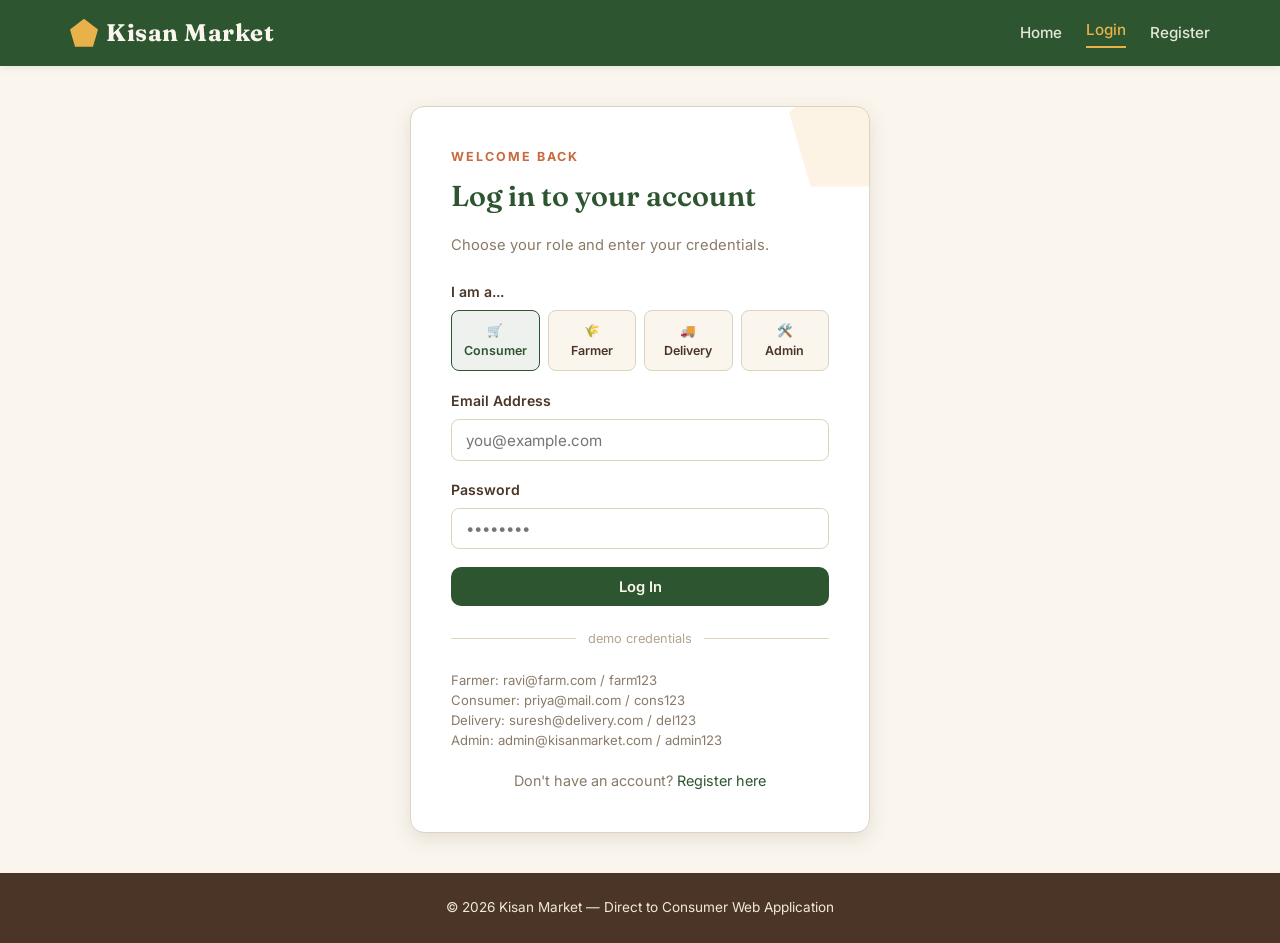
<file: kisan-market/login.html>
<!DOCTYPE html>
<html lang="en">
<head>
<meta charset="UTF-8">
<meta name="viewport" content="width=device-width, initial-scale=1.0">
<title>Login — Kisan Market</title>
<link rel="preconnect" href="https://fonts.googleapis.com">
<link href="https://fonts.googleapis.com/css2?family=Fraunces:wght@500;600;700&family=Inter:wght@400;500;600;700&display=swap" rel="stylesheet">
<link rel="stylesheet" href="css/style.css">
</head>
<body>

<nav class="navbar" id="navbar"></nav>

<div class="auth-wrap">
  <div class="auth-card">
    <div class="auth-eyebrow">Welcome Back</div>
    <h2>Log in to your account</h2>
    <p class="auth-sub">Choose your role and enter your credentials.</p>

    <div id="alertBox"></div>

    <form id="loginForm">
      <div class="form-group">
        <label class="form-label">I am a...</label>
        <div class="role-select">
          <label class="role-option active">
            <input type="radio" name="role" value="consumer" checked>
            🛒<br>Consumer
          </label>
          <label class="role-option">
            <input type="radio" name="role" value="farmer">
            🌾<br>Farmer
          </label>
          <label class="role-option">
            <input type="radio" name="role" value="delivery">
            🚚<br>Delivery
          </label>
          <label class="role-option">
            <input type="radio" name="role" value="admin">
            🛠️<br>Admin
          </label>
        </div>
      </div>

      <div class="form-group">
        <label class="form-label" for="email">Email Address</label>
        <input type="email" id="email" class="form-control" placeholder="you@example.com" required>
      </div>

      <div class="form-group">
        <label class="form-label" for="password">Password</label>
        <input type="password" id="password" class="form-control" placeholder="••••••••" required>
      </div>

      <button type="submit" class="btn btn-primary btn-block">Log In</button>
    </form>

    <div class="auth-divider">demo credentials</div>
    <p class="text-muted" style="font-size:0.82rem; line-height:1.5;">
      Farmer: ravi@farm.com / farm123<br>
      Consumer: priya@mail.com / cons123<br>
      Delivery: suresh@delivery.com / del123<br>
      Admin: admin@kisanmarket.com / admin123
    </p>

    <div class="auth-foot">
      Don't have an account? <a href="register.html">Register here</a>
    </div>
  </div>
</div>

<footer class="footer" id="footer"></footer>

<script src="js/app.js"></script>
<script>
  // Role option highlighting
  document.querySelectorAll('.role-option').forEach(opt => {
    opt.addEventListener('click', () => {
      document.querySelectorAll('.role-option').forEach(o => o.classList.remove('active'));
      opt.classList.add('active');
    });
  });

  document.getElementById('loginForm').addEventListener('submit', function(e) {
    e.preventDefault();
    const email = document.getElementById('email').value.trim();
    const password = document.getElementById('password').value;
    const role = document.querySelector('input[name="role"]:checked').value;

    const result = KM.login(email, password, role);
    const alertBox = document.getElementById('alertBox');

    if (result.success) {
      const dashMap = {
        farmer: 'farmer-dashboard.html',
        consumer: 'consumer-dashboard.html',
        admin: 'admin-dashboard.html',
        delivery: 'delivery-dashboard.html'
      };
      window.location.href = dashMap[role];
    } else {
      alertBox.innerHTML = `<div class="alert alert-error">${result.message}</div>`;
    }
  });

  KM.renderNavbar('login');
  KM.renderFooter();
</script>

</body>
</html>
</file>
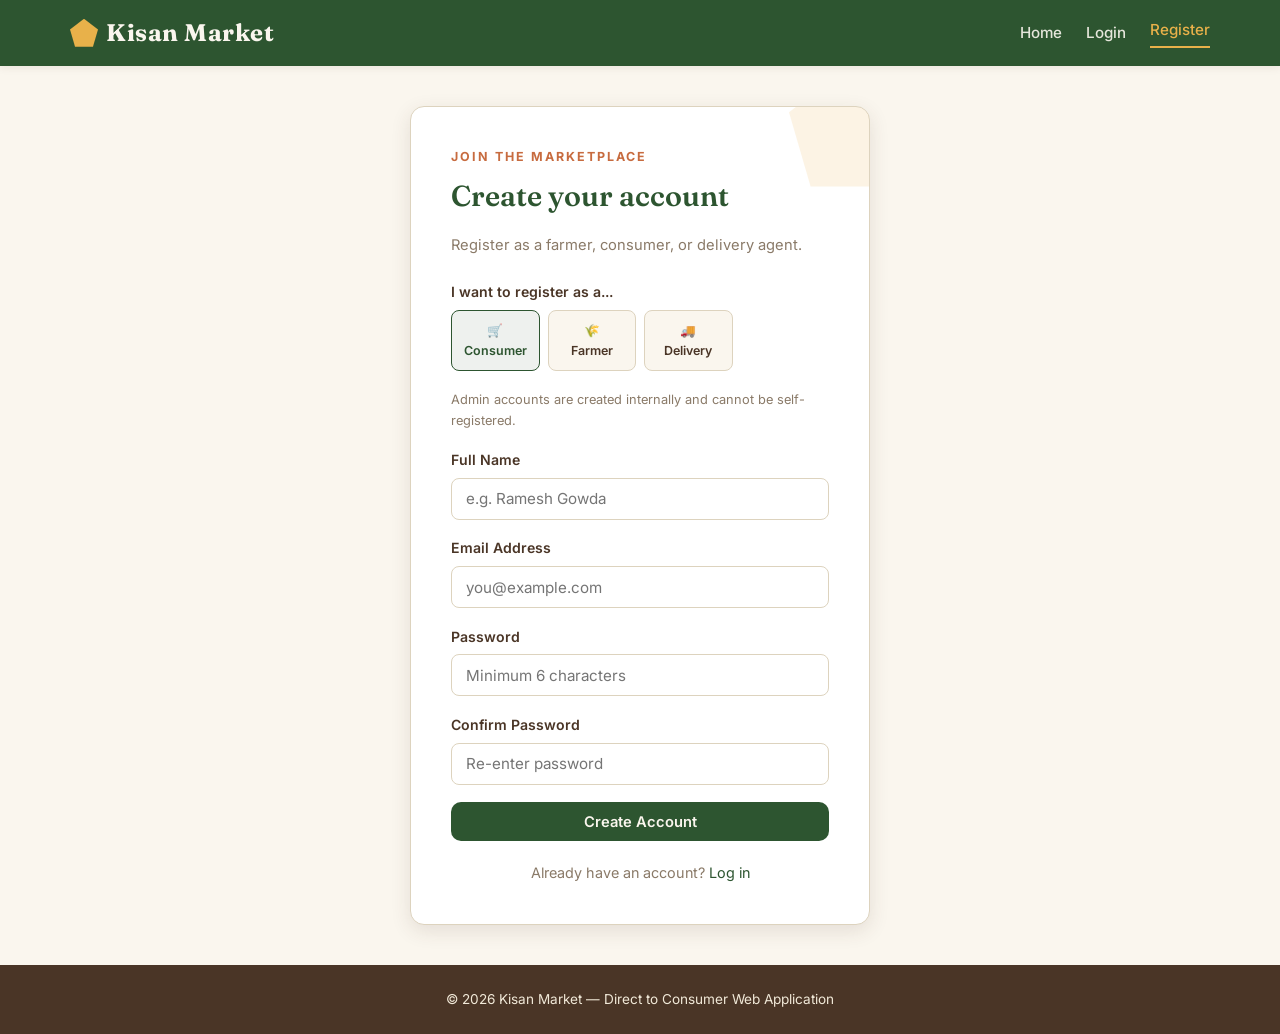
<file: kisan-market/register.html>
<!DOCTYPE html>
<html lang="en">
<head>
<meta charset="UTF-8">
<meta name="viewport" content="width=device-width, initial-scale=1.0">
<title>Register — Kisan Market</title>
<link rel="preconnect" href="https://fonts.googleapis.com">
<link href="https://fonts.googleapis.com/css2?family=Fraunces:wght@500;600;700&family=Inter:wght@400;500;600;700&display=swap" rel="stylesheet">
<link rel="stylesheet" href="css/style.css">
</head>
<body>

<nav class="navbar" id="navbar"></nav>

<div class="auth-wrap">
  <div class="auth-card">
    <div class="auth-eyebrow">Join the Marketplace</div>
    <h2>Create your account</h2>
    <p class="auth-sub">Register as a farmer, consumer, or delivery agent.</p>

    <div id="alertBox"></div>

    <form id="registerForm">
      <div class="form-group">
        <label class="form-label">I want to register as a...</label>
        <div class="role-select">
          <label class="role-option active">
            <input type="radio" name="role" value="consumer" checked>
            🛒<br>Consumer
          </label>
          <label class="role-option">
            <input type="radio" name="role" value="farmer">
            🌾<br>Farmer
          </label>
          <label class="role-option">
            <input type="radio" name="role" value="delivery">
            🚚<br>Delivery
          </label>
        </div>
        <div class="input-hint">Admin accounts are created internally and cannot be self-registered.</div>
      </div>

      <div class="form-group">
        <label class="form-label" for="name">Full Name</label>
        <input type="text" id="name" class="form-control" placeholder="e.g. Ramesh Gowda" required>
      </div>

      <div class="form-group">
        <label class="form-label" for="email">Email Address</label>
        <input type="email" id="email" class="form-control" placeholder="you@example.com" required>
      </div>

      <div class="form-group" id="villageGroup" style="display:none;">
        <label class="form-label" for="village">Village / Town</label>
        <input type="text" id="village" class="form-control" placeholder="e.g. Mandya">
      </div>

      <div class="form-group">
        <label class="form-label" for="password">Password</label>
        <input type="password" id="password" class="form-control" placeholder="Minimum 6 characters" required minlength="6">
      </div>

      <div class="form-group">
        <label class="form-label" for="confirmPassword">Confirm Password</label>
        <input type="password" id="confirmPassword" class="form-control" placeholder="Re-enter password" required minlength="6">
      </div>

      <button type="submit" class="btn btn-primary btn-block">Create Account</button>
    </form>

    <div class="auth-foot">
      Already have an account? <a href="login.html">Log in</a>
    </div>
  </div>
</div>

<footer class="footer" id="footer"></footer>

<script src="js/app.js"></script>
<script>
  document.querySelectorAll('.role-option').forEach(opt => {
    opt.addEventListener('click', () => {
      document.querySelectorAll('.role-option').forEach(o => o.classList.remove('active'));
      opt.classList.add('active');
      const role = opt.querySelector('input').value;
      document.getElementById('villageGroup').style.display = (role === 'farmer') ? 'block' : 'none';
    });
  });

  document.getElementById('registerForm').addEventListener('submit', function(e) {
    e.preventDefault();
    const alertBox = document.getElementById('alertBox');

    const name = document.getElementById('name').value.trim();
    const email = document.getElementById('email').value.trim();
    const password = document.getElementById('password').value;
    const confirmPassword = document.getElementById('confirmPassword').value;
    const role = document.querySelector('input[name="role"]:checked').value;
    const village = document.getElementById('village').value.trim();

    if (password !== confirmPassword) {
      alertBox.innerHTML = `<div class="alert alert-error">Passwords do not match.</div>`;
      return;
    }

    const result = KM.register({ name, email, password, role, village });

    if (result.success) {
      alertBox.innerHTML = `<div class="alert alert-success">Account created successfully! Redirecting to login...</div>`;
      setTimeout(() => window.location.href = 'login.html', 1200);
    } else {
      alertBox.innerHTML = `<div class="alert alert-error">${result.message}</div>`;
    }
  });

  KM.renderNavbar('register');
  KM.renderFooter();
</script>

</body>
</html>
</file>
<file: kisan-market/css/style.css>
/* ============================================
   KISAN MARKET — Shared Styles
   Palette: Cream #FAF6EE | Green #2D5530 | Clay #C76B3F | Soil #4A3526 | Gold #E8B14A
   Type: Fraunces (display) + Inter (body)
   ============================================ */

:root {
  --cream: #FAF6EE;
  --cream-deep: #F1E9D8;
  --green: #2D5530;
  --green-light: #3E7244;
  --clay: #C76B3F;
  --soil: #4A3526;
  --gold: #E8B14A;
  --white: #FFFFFF;
  --line: #DDD3BE;
  --danger: #B3402A;

  --radius: 10px;
  --shadow-sm: 0 2px 8px rgba(74, 53, 38, 0.08);
  --shadow-md: 0 6px 20px rgba(74, 53, 38, 0.12);
}

* { box-sizing: border-box; }

html { scroll-behavior: smooth; }

body {
  margin: 0;
  font-family: 'Inter', sans-serif;
  background: var(--cream);
  color: var(--soil);
  line-height: 1.6;
}

h1, h2, h3, h4, h5 {
  font-family: 'Fraunces', serif;
  color: var(--green);
  margin: 0 0 0.5rem;
  font-weight: 600;
}

a { color: var(--green); text-decoration: none; }
a:hover { color: var(--clay); }

img { max-width: 100%; display: block; }

/* ---------- Layout helpers ---------- */
.container { max-width: 1180px; margin: 0 auto; padding: 0 1.25rem; }

.page-wrap {
  min-height: calc(100vh - 64px - 80px);
  padding: 2.5rem 0;
}

/* ---------- Navbar ---------- */
.navbar {
  background: var(--green);
  padding: 0.85rem 0;
  position: sticky;
  top: 0;
  z-index: 100;
  box-shadow: var(--shadow-sm);
}
.navbar .container {
  display: flex;
  align-items: center;
  justify-content: space-between;
  flex-wrap: wrap;
  gap: 0.75rem;
}
.brand {
  font-family: 'Fraunces', serif;
  font-size: 1.5rem;
  font-weight: 700;
  color: var(--cream) !important;
  display: flex;
  align-items: center;
  gap: 0.5rem;
  letter-spacing: 0.5px;
}
.brand .mark {
  display: inline-block;
  width: 28px; height: 28px;
  background: var(--gold);
  clip-path: polygon(50% 0%, 100% 38%, 82% 100%, 18% 100%, 0% 38%);
}
.nav-links {
  display: flex;
  gap: 1.5rem;
  align-items: center;
  list-style: none;
  margin: 0; padding: 0;
  flex-wrap: wrap;
}
.nav-links a {
  color: var(--cream) !important;
  font-weight: 500;
  font-size: 0.95rem;
  opacity: 0.9;
  transition: opacity .2s, color .2s;
}
.nav-links a:hover { opacity: 1; color: var(--gold) !important; }
.nav-links a.active { color: var(--gold) !important; opacity: 1; border-bottom: 2px solid var(--gold); padding-bottom: 4px; }

.navbar .badge-role {
  background: var(--gold);
  color: var(--soil);
  font-weight: 600;
  font-size: 0.78rem;
  padding: 0.25rem 0.65rem;
  border-radius: 999px;
  text-transform: uppercase;
  letter-spacing: 0.5px;
}

/* ---------- Buttons ---------- */
.btn {
  display: inline-flex;
  align-items: center;
  justify-content: center;
  gap: 0.4rem;
  font-family: 'Inter', sans-serif;
  font-weight: 600;
  font-size: 0.92rem;
  padding: 0.6rem 1.4rem;
  border-radius: var(--radius);
  border: 1.5px solid transparent;
  cursor: pointer;
  transition: transform .15s ease, box-shadow .15s ease, background .2s, color .2s, border-color .2s;
}
.btn:active { transform: translateY(1px); }

.btn-primary { background: var(--green); color: var(--cream); }
.btn-primary:hover { background: var(--green-light); box-shadow: var(--shadow-sm); }

.btn-accent { background: var(--clay); color: var(--cream); }
.btn-accent:hover { background: #b35a32; box-shadow: var(--shadow-sm); }

.btn-outline { background: transparent; color: var(--green); border-color: var(--green); }
.btn-outline:hover { background: var(--green); color: var(--cream); }

.btn-danger { background: transparent; color: var(--danger); border-color: var(--danger); }
.btn-danger:hover { background: var(--danger); color: var(--white); }

.btn-sm { padding: 0.4rem 0.9rem; font-size: 0.82rem; }
.btn-block { width: 100%; }

/* ---------- Cards (general) ---------- */
.card {
  background: var(--white);
  border: 1px solid var(--line);
  border-radius: var(--radius);
  box-shadow: var(--shadow-sm);
}
.card-body { padding: 1.5rem; }

/* ---------- Forms ---------- */
.form-group { margin-bottom: 1.1rem; }
.form-label {
  display: block;
  font-weight: 600;
  font-size: 0.88rem;
  margin-bottom: 0.4rem;
  color: var(--soil);
}
.form-control, select.form-control, textarea.form-control {
  width: 100%;
  padding: 0.65rem 0.85rem;
  border: 1.5px solid var(--line);
  border-radius: 8px;
  font-family: 'Inter', sans-serif;
  font-size: 0.95rem;
  background: var(--white);
  color: var(--soil);
  transition: border-color .2s, box-shadow .2s;
}
.form-control:focus, select.form-control:focus, textarea.form-control:focus {
  outline: none;
  border-color: var(--green);
  box-shadow: 0 0 0 3px rgba(45, 85, 48, 0.12);
}
textarea.form-control { resize: vertical; min-height: 90px; }

.input-hint { font-size: 0.8rem; color: #8a7a68; margin-top: 0.3rem; }

/* ---------- Auth pages ---------- */
.auth-wrap {
  display: flex;
  min-height: calc(100vh - 64px - 80px);
  align-items: center;
  justify-content: center;
  padding: 2.5rem 1rem;
}
.auth-card {
  width: 100%;
  max-width: 460px;
  background: var(--white);
  border-radius: 14px;
  box-shadow: var(--shadow-md);
  padding: 2.5rem;
  border: 1px solid var(--line);
  position: relative;
  overflow: hidden;
}
.auth-card::before {
  content: '';
  position: absolute;
  top: -40px; right: -40px;
  width: 120px; height: 120px;
  background: var(--gold);
  opacity: 0.15;
  clip-path: polygon(50% 0%, 100% 38%, 82% 100%, 18% 100%, 0% 38%);
}
.auth-eyebrow {
  font-size: 0.78rem;
  font-weight: 700;
  letter-spacing: 2px;
  text-transform: uppercase;
  color: var(--clay);
  margin-bottom: 0.4rem;
}
.auth-card h2 { font-size: 1.8rem; margin-bottom: 0.25rem; }
.auth-sub { color: #8a7a68; font-size: 0.92rem; margin-bottom: 1.5rem; }

.role-select {
  display: grid;
  grid-template-columns: repeat(4, 1fr);
  gap: 0.5rem;
  margin-bottom: 1.2rem;
}
.role-option {
  border: 1.5px solid var(--line);
  border-radius: 8px;
  padding: 0.6rem 0.3rem;
  text-align: center;
  cursor: pointer;
  font-size: 0.78rem;
  font-weight: 600;
  color: var(--soil);
  transition: all .15s;
  background: var(--cream);
}
.role-option input { display: none; }
.role-option svg { display: block; margin: 0 auto 0.3rem; }
.role-option.active, .role-option:has(input:checked) {
  border-color: var(--green);
  background: rgba(45, 85, 48, 0.08);
  color: var(--green);
}

.auth-foot {
  text-align: center;
  margin-top: 1.2rem;
  font-size: 0.9rem;
  color: #8a7a68;
}
.auth-divider {
  display: flex; align-items: center; gap: 0.75rem;
  margin: 1.4rem 0;
  color: #b3a690;
  font-size: 0.8rem;
}
.auth-divider::before, .auth-divider::after {
  content: ''; flex: 1; height: 1px; background: var(--line);
}

/* ---------- Hero (consumer landing) ---------- */
.hero {
  background: linear-gradient(135deg, var(--green) 0%, #1f3e22 100%);
  color: var(--cream);
  padding: 3.5rem 0;
  position: relative;
  overflow: hidden;
}
.hero::after {
  content: '';
  position: absolute;
  bottom: -60px; right: -60px;
  width: 220px; height: 220px;
  background: var(--gold);
  opacity: 0.12;
  clip-path: polygon(50% 0%, 100% 38%, 82% 100%, 18% 100%, 0% 38%);
}
.hero h1 {
  color: var(--cream);
  font-size: clamp(1.9rem, 4vw, 2.8rem);
  max-width: 640px;
}
.hero p {
  color: var(--cream-deep);
  max-width: 520px;
  font-size: 1.05rem;
  margin-bottom: 1.5rem;
}
.hero-eyebrow {
  display: inline-block;
  background: rgba(232, 177, 74, 0.18);
  color: var(--gold);
  font-size: 0.78rem;
  font-weight: 700;
  letter-spacing: 2px;
  text-transform: uppercase;
  padding: 0.35rem 0.9rem;
  border-radius: 999px;
  margin-bottom: 1rem;
}
.hero-search {
  display: flex;
  gap: 0.5rem;
  max-width: 520px;
  background: var(--cream);
  padding: 0.4rem;
  border-radius: 10px;
  box-shadow: var(--shadow-md);
}
.hero-search input {
  flex: 1; border: none; background: transparent;
  padding: 0.55rem 0.8rem; font-size: 0.95rem; color: var(--soil);
}
.hero-search input:focus { outline: none; }

/* ---------- Section heading ---------- */
.section-head {
  display: flex;
  justify-content: space-between;
  align-items: baseline;
  margin-bottom: 1.25rem;
  flex-wrap: wrap;
  gap: 0.5rem;
}
.section-head h2 { margin: 0; font-size: 1.5rem; }
.section-head .count { color: #8a7a68; font-size: 0.9rem; }

/* ---------- Filter bar ---------- */
.filter-bar {
  display: flex;
  gap: 0.6rem;
  flex-wrap: wrap;
  margin-bottom: 1.5rem;
}
.chip {
  padding: 0.4rem 1rem;
  border-radius: 999px;
  border: 1.5px solid var(--line);
  background: var(--white);
  font-size: 0.85rem;
  font-weight: 600;
  color: var(--soil);
  cursor: pointer;
  transition: all .15s;
}
.chip.active, .chip:hover {
  border-color: var(--green);
  background: var(--green);
  color: var(--cream);
}

/* ---------- Product Grid & "Harvest Ticket" cards (SIGNATURE) ---------- */
.product-grid {
  display: grid;
  grid-template-columns: repeat(auto-fit, minmax(230px, 1fr));
  gap: 1.5rem;
}

.ticket {
  background: var(--white);
  border-radius: 4px;
  box-shadow: var(--shadow-sm);
  position: relative;
  overflow: hidden;
  transition: transform .2s ease, box-shadow .2s ease;
  /* torn-edge bottom via clip-path */
  clip-path: polygon(
    0% 0%, 100% 0%, 100% 92%,
    97% 94%, 94% 92%, 91% 95%, 88% 92%, 85% 95%, 82% 92%, 79% 95%, 76% 92%,
    73% 95%, 70% 92%, 67% 95%, 64% 92%, 61% 95%, 58% 92%, 55% 95%, 52% 92%,
    49% 95%, 46% 92%, 43% 95%, 40% 92%, 37% 95%, 34% 92%, 31% 95%, 28% 92%,
    25% 95%, 22% 92%, 19% 95%, 16% 92%, 13% 95%, 10% 92%, 7% 95%, 4% 92%,
    1% 95%, 0% 92%
  );
  padding-bottom: 0.6rem;
}
.ticket:hover { transform: translateY(-4px); box-shadow: var(--shadow-md); }

.ticket-img {
  height: 150px;
  background: var(--cream-deep);
  display: flex;
  align-items: center;
  justify-content: center;
  color: var(--green);
  font-size: 2.4rem;
  position: relative;
}
.ticket-img .stamp {
  position: absolute;
  top: 10px; right: -28px;
  background: var(--clay);
  color: var(--cream);
  font-size: 0.68rem;
  font-weight: 700;
  letter-spacing: 1px;
  text-transform: uppercase;
  padding: 0.25rem 2rem;
  transform: rotate(35deg);
  box-shadow: 0 1px 4px rgba(0,0,0,0.2);
}
.ticket-body { padding: 1rem; }
.ticket-body h3 {
  font-size: 1.05rem;
  margin-bottom: 0.2rem;
}
.ticket-farmer {
  font-size: 0.78rem;
  color: #8a7a68;
  margin-bottom: 0.6rem;
}
.ticket-price-row {
  display: flex;
  justify-content: space-between;
  align-items: center;
  border-top: 1px dashed var(--line);
  padding-top: 0.6rem;
}
.ticket-price {
  font-family: 'Fraunces', serif;
  font-size: 1.25rem;
  font-weight: 700;
  color: var(--clay);
}
.ticket-price span {
  font-size: 0.72rem;
  font-weight: 500;
  color: #8a7a68;
  font-family: 'Inter', sans-serif;
}
.ticket-qty {
  font-size: 0.78rem;
  color: var(--green);
  font-weight: 600;
}
.ticket-actions {
  display: flex;
  gap: 0.5rem;
  padding: 0 1rem 0.5rem;
}
.ticket-actions .btn { flex: 1; }

/* ---------- Dashboard layout ---------- */
.dash-layout {
  display: grid;
  grid-template-columns: 220px 1fr;
  gap: 2rem;
}
@media (max-width: 800px) {
  .dash-layout { grid-template-columns: 1fr; }
}
.sidebar {
  background: var(--white);
  border: 1px solid var(--line);
  border-radius: var(--radius);
  padding: 1.25rem;
  height: fit-content;
}
.sidebar .user-chip {
  display: flex;
  align-items: center;
  gap: 0.7rem;
  padding-bottom: 1rem;
  margin-bottom: 1rem;
  border-bottom: 1px solid var(--line);
}
.avatar {
  width: 42px; height: 42px;
  border-radius: 50%;
  background: var(--green);
  color: var(--cream);
  display: flex; align-items: center; justify-content: center;
  font-weight: 700;
  font-family: 'Fraunces', serif;
  flex-shrink: 0;
}
.sidebar .user-chip strong { display: block; font-size: 0.95rem; color: var(--soil); }
.sidebar .user-chip small { color: #8a7a68; font-size: 0.78rem; }

.sidebar-nav { list-style: none; margin: 0; padding: 0; display: flex; flex-direction: column; gap: 0.25rem; }
.sidebar-nav a {
  display: flex; align-items: center; gap: 0.6rem;
  padding: 0.6rem 0.7rem;
  border-radius: 8px;
  color: var(--soil) !important;
  font-weight: 500;
  font-size: 0.9rem;
  transition: background .15s, color .15s;
}
.sidebar-nav a:hover, .sidebar-nav a.active {
  background: var(--cream-deep);
  color: var(--green) !important;
}
.sidebar-nav a.active { font-weight: 700; }
.sidebar-nav .divider { height: 1px; background: var(--line); margin: 0.5rem 0; }

/* ---------- Stat tiles (also "ticket" styled but rectangular) ---------- */
.stat-grid {
  display: grid;
  grid-template-columns: repeat(auto-fit, minmax(180px, 1fr));
  gap: 1rem;
  margin-bottom: 2rem;
}
.stat-tile {
  background: var(--white);
  border-left: 5px solid var(--gold);
  border-radius: 8px;
  box-shadow: var(--shadow-sm);
  padding: 1.1rem 1.3rem;
}
.stat-tile.clay { border-left-color: var(--clay); }
.stat-tile.green { border-left-color: var(--green); }
.stat-tile .num {
  font-family: 'Fraunces', serif;
  font-size: 1.9rem;
  font-weight: 700;
  color: var(--soil);
  line-height: 1;
}
.stat-tile .label {
  font-size: 0.8rem;
  color: #8a7a68;
  margin-top: 0.3rem;
  font-weight: 600;
  text-transform: uppercase;
  letter-spacing: 0.5px;
}

/* ---------- Tables ---------- */
.table-wrap { overflow-x: auto; }
table.data-table {
  width: 100%;
  border-collapse: collapse;
  background: var(--white);
  border-radius: var(--radius);
  overflow: hidden;
  box-shadow: var(--shadow-sm);
}
table.data-table th, table.data-table td {
  padding: 0.85rem 1rem;
  text-align: left;
  font-size: 0.9rem;
  border-bottom: 1px solid var(--line);
}
table.data-table th {
  background: var(--green);
  color: var(--cream);
  font-weight: 600;
  font-size: 0.8rem;
  text-transform: uppercase;
  letter-spacing: 0.5px;
}
table.data-table tr:last-child td { border-bottom: none; }
table.data-table tr:hover td { background: var(--cream-deep); }
table.data-table img.thumb {
  width: 42px; height: 42px; border-radius: 6px; object-fit: cover;
  background: var(--cream-deep);
}

.status-pill {
  display: inline-block;
  padding: 0.2rem 0.7rem;
  border-radius: 999px;
  font-size: 0.75rem;
  font-weight: 700;
  text-transform: uppercase;
  letter-spacing: 0.5px;
}
.status-pill.active { background: rgba(45,85,48,0.12); color: var(--green); }
.status-pill.pending { background: rgba(232,177,74,0.22); color: #8a6512; }
.status-pill.removed { background: rgba(179,64,42,0.12); color: var(--danger); }
.status-pill.delivered { background: rgba(45,85,48,0.12); color: var(--green); }
.status-pill.transit { background: rgba(199,107,63,0.14); color: var(--clay); }

/* ---------- Modal ---------- */
.modal-overlay {
  position: fixed; inset: 0;
  background: rgba(74,53,38,0.45);
  display: none;
  align-items: center; justify-content: center;
  z-index: 1000;
  padding: 1rem;
}
.modal-overlay.open { display: flex; }
.modal-box {
  background: var(--white);
  border-radius: 12px;
  max-width: 520px;
  width: 100%;
  padding: 2rem;
  box-shadow: var(--shadow-md);
  max-height: 90vh;
  overflow-y: auto;
}
.modal-box h3 { margin-bottom: 1.2rem; }
.modal-close {
  float: right;
  background: none; border: none;
  font-size: 1.4rem; cursor: pointer;
  color: #8a7a68;
  line-height: 1;
}

/* ---------- Footer ---------- */
.footer {
  background: var(--soil);
  color: var(--cream-deep);
  padding: 1.5rem 0;
  text-align: center;
  font-size: 0.85rem;
}
.footer a { color: var(--gold); }

/* ---------- Misc ---------- */
.empty-state {
  text-align: center;
  padding: 3rem 1rem;
  color: #8a7a68;
}
.empty-state .icon { font-size: 2.5rem; margin-bottom: 0.5rem; }

.alert {
  padding: 0.85rem 1.1rem;
  border-radius: 8px;
  font-size: 0.9rem;
  margin-bottom: 1.2rem;
  border: 1px solid;
}
.alert-success { background: rgba(45,85,48,0.08); border-color: var(--green); color: var(--green); }
.alert-error { background: rgba(179,64,42,0.08); border-color: var(--danger); color: var(--danger); }

.text-muted { color: #8a7a68; }
.mt-1 { margin-top: 0.5rem; } .mt-2 { margin-top: 1rem; } .mt-3 { margin-top: 1.5rem; }
.mb-1 { margin-bottom: 0.5rem; } .mb-2 { margin-bottom: 1rem; } .mb-3 { margin-bottom: 1.5rem; }

@media (max-width: 600px) {
  .role-select { grid-template-columns: repeat(2, 1fr); }
  .auth-card { padding: 1.6rem; }
}
</file>
